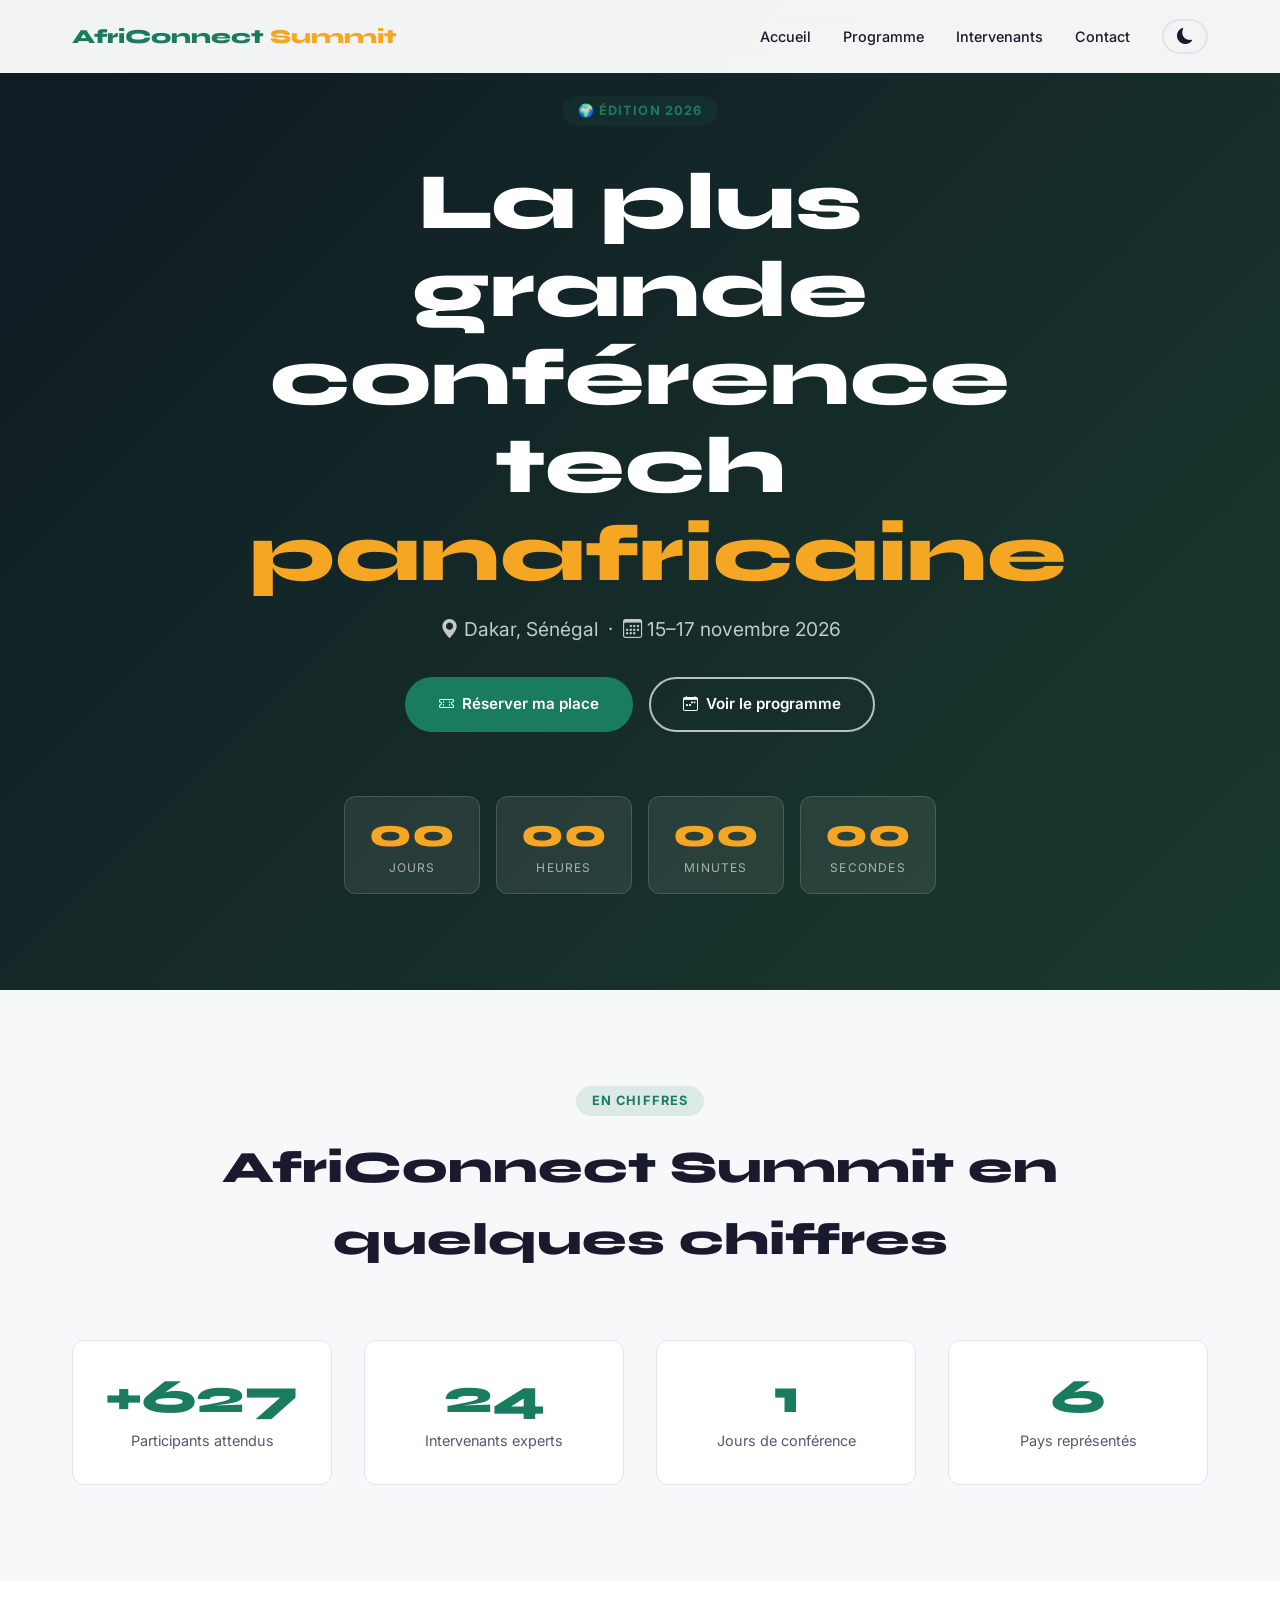
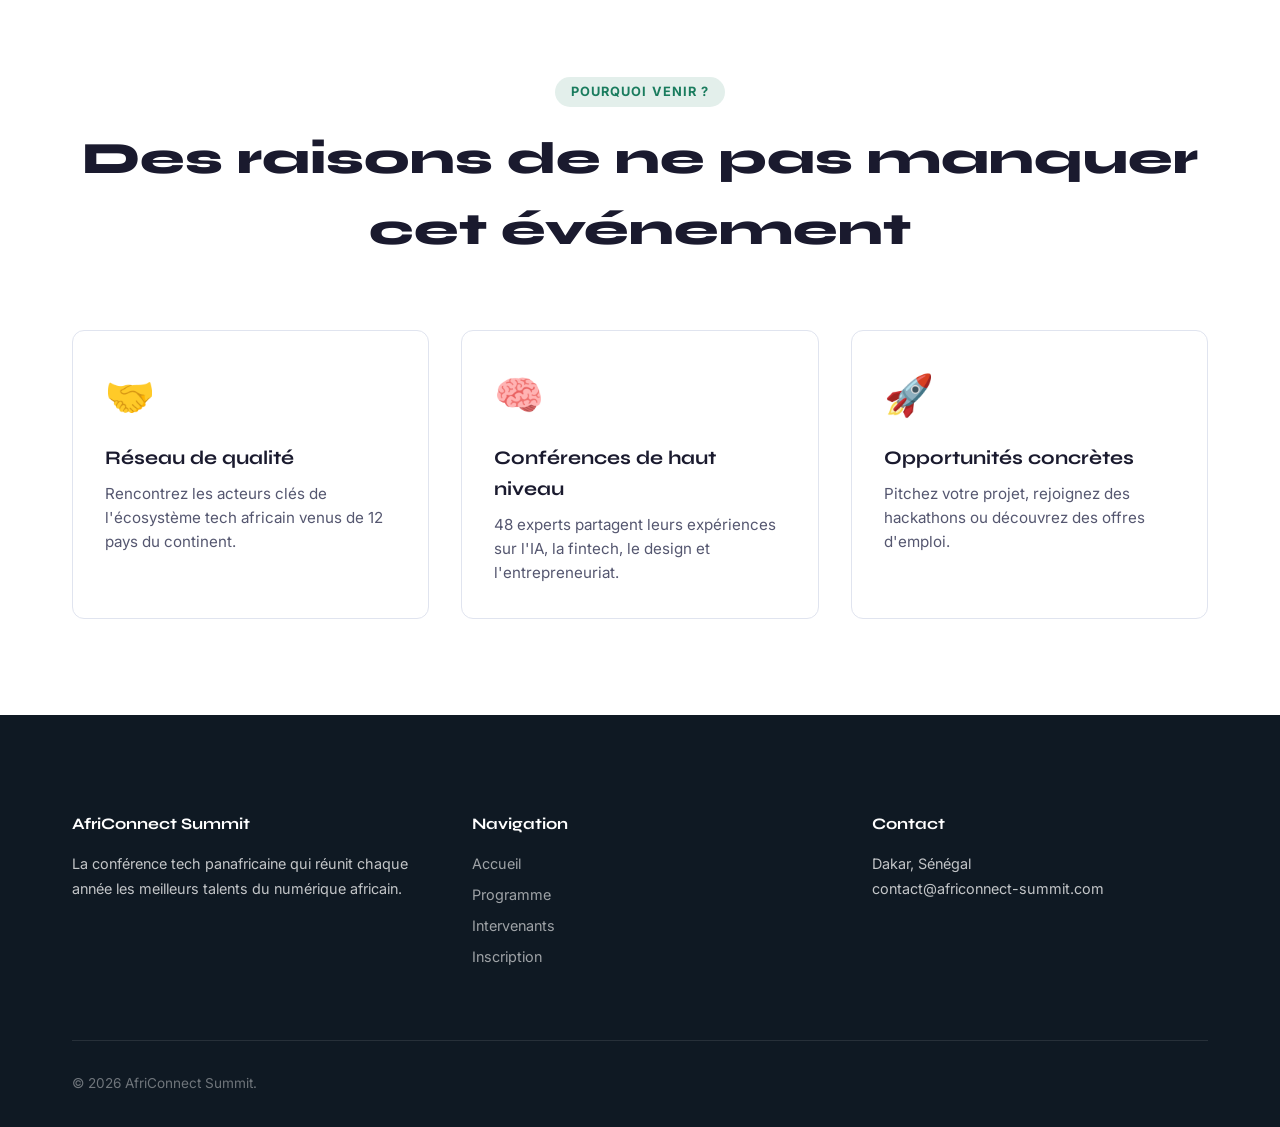
<file: index.html>
<!DOCTYPE html>
<html lang="fr" data-theme="">
<head>
  <meta charset="UTF-8" />
  <meta name="viewport" content="width=device-width, initial-scale=1.0" />
  <meta name="description" content="AfriConnect Summit 2026 - La conférence tech panafricaine." />
  <title>AfriConnect Summit 2026 - Accueil</title>
  <link rel="preconnect" href="https://fonts.googleapis.com" />
  <link rel="preconnect" href="https://fonts.gstatic.com" crossorigin />
  <link href="https://fonts.googleapis.com/css2?family=Syne:wght@700;800&family=Inter:wght@400;500;600;700&display=swap" rel="stylesheet" />
  <link rel="stylesheet" href="https://cdn.jsdelivr.net/npm/bootstrap-icons@1.11.3/font/bootstrap-icons.min.css" />
  <link rel="stylesheet" href="css/style.css" />
</head>
<body>

  <div class="overlay-menu" id="overlay-menu"></div>

  <header>
    <nav class="navbar" aria-label="Navigation principale">
      <div class="conteneur navbar__interieur">
        <a href="index.html" class="navbar__logo" aria-label="AfriConnect Summit">AfriConnect <span>Summit</span></a>
        <ul class="navbar__liens" id="menu-liens">
          <li><a href="index.html">Accueil</a></li>
          <li><a href="programme.html">Programme</a></li>
          <li><a href="intervenants.html">Intervenants</a></li>
          <li><a href="contact.html">Contact</a></li>
          <li>
            <button class="btn-theme" id="btn-theme" aria-label="Basculer le mode sombre">
              <i class="bi bi-sun-fill icone-soleil"></i>
              <i class="bi bi-moon-fill icone-lune"></i>
            </button>
          </li>
        </ul>
        <button class="hamburger" id="hamburger" aria-label="Ouvrir le menu">
          <span></span><span></span><span></span>
        </button>
      </div>
    </nav>
  </header>

  <main>

    <section class="hero" aria-label="Présentation de la conférence">
      <div class="hero__contenu">
        <div class="hero__badge"><span class="badge">🌍 Édition 2026</span></div>
        <h1 class="hero__titre">La plus grande conférence tech<br /><span class="accent">panafricaine</span></h1>
        <p class="hero__sous-titre"><i class="bi bi-geo-alt-fill"></i> Dakar, Sénégal &nbsp;·&nbsp; <i class="bi bi-calendar3"></i> 15–17 novembre 2026</p>
        <div class="hero__boutons">
          <a href="contact.html" class="btn btn-primaire"><i class="bi bi-ticket-perforated"></i> Réserver ma place</a>
          <a href="programme.html" class="btn btn-secondaire"><i class="bi bi-calendar-week"></i> Voir le programme</a>
        </div>
        <div class="compte-rebours" role="timer" aria-label="Compte à rebours">
          <div class="compte-rebours__unite"><span class="compte-rebours__nombre" id="cr-jours">--</span><span class="compte-rebours__label">Jours</span></div>
          <div class="compte-rebours__unite"><span class="compte-rebours__nombre" id="cr-heures">--</span><span class="compte-rebours__label">Heures</span></div>
          <div class="compte-rebours__unite"><span class="compte-rebours__nombre" id="cr-minutes">--</span><span class="compte-rebours__label">Minutes</span></div>
          <div class="compte-rebours__unite"><span class="compte-rebours__nombre" id="cr-secondes">--</span><span class="compte-rebours__label">Secondes</span></div>
        </div>
      </div>
    </section>

    <section class="chiffres" aria-label="Chiffres clés">
      <div class="conteneur">
        <div class="en-tete-section">
          <span class="badge animer">En chiffres</span>
          <h2 class="titre-section animer">AfriConnect Summit en quelques chiffres</h2>
        </div>
        <div class="chiffres__grille">
          <article class="chiffres__carte animer"><div class="chiffres__nombre" data-valeur="1200" data-prefix="+">+0</div><p class="chiffres__label">Participants attendus</p></article>
          <article class="chiffres__carte animer"><div class="chiffres__nombre" data-valeur="48">0</div><p class="chiffres__label">Intervenants experts</p></article>
          <article class="chiffres__carte animer"><div class="chiffres__nombre" data-valeur="3">0</div><p class="chiffres__label">Jours de conférence</p></article>
          <article class="chiffres__carte animer"><div class="chiffres__nombre" data-valeur="12">0</div><p class="chiffres__label">Pays représentés</p></article>
        </div>
      </div>
    </section>

    <section class="pourquoi" aria-label="Raisons de participer">
      <div class="conteneur">
        <div class="en-tete-section">
          <span class="badge animer">Pourquoi venir ?</span>
          <h2 class="titre-section animer">Des raisons de ne pas manquer cet événement</h2>
        </div>
        <div class="pourquoi__liste">
          <article class="pourquoi__argument animer"><div class="pourquoi__icone">🤝</div><h3>Réseau de qualité</h3><p>Rencontrez les acteurs clés de l'écosystème tech africain venus de 12 pays du continent.</p></article>
          <article class="pourquoi__argument animer"><div class="pourquoi__icone">🧠</div><h3>Conférences de haut niveau</h3><p>48 experts partagent leurs expériences sur l'IA, la fintech, le design et l'entrepreneuriat.</p></article>
          <article class="pourquoi__argument animer"><div class="pourquoi__icone">🚀</div><h3>Opportunités concrètes</h3><p>Pitchez votre projet, rejoignez des hackathons ou découvrez des offres d'emploi.</p></article>
        </div>
      </div>
    </section>

  </main>

  <footer>
    <div class="conteneur">
      <div class="footer__grille">
        <div class="footer__colonne"><h4>AfriConnect Summit</h4><p>La conférence tech panafricaine qui réunit chaque année les meilleurs talents du numérique africain.</p></div>
        <div class="footer__colonne"><h4>Navigation</h4><nav class="footer__liens-rapides"><a href="index.html">Accueil</a><a href="programme.html">Programme</a><a href="intervenants.html">Intervenants</a><a href="contact.html">Inscription</a></nav></div>
        <div class="footer__colonne"><h4>Contact</h4><p>Dakar, Sénégal<br/>contact@africonnect-summit.com</p></div>
      </div>
      <div class="footer__bas"><p>&copy; <span class="annee-dynamique"></span> AfriConnect Summit.</p></div>
    </div>
  </footer>

  <button class="btn-haut" id="btn-haut" aria-label="Retourner en haut"><i class="bi bi-arrow-up"></i></button>
  <script src="js/main.js"></script>
</body>
</html>
</file>
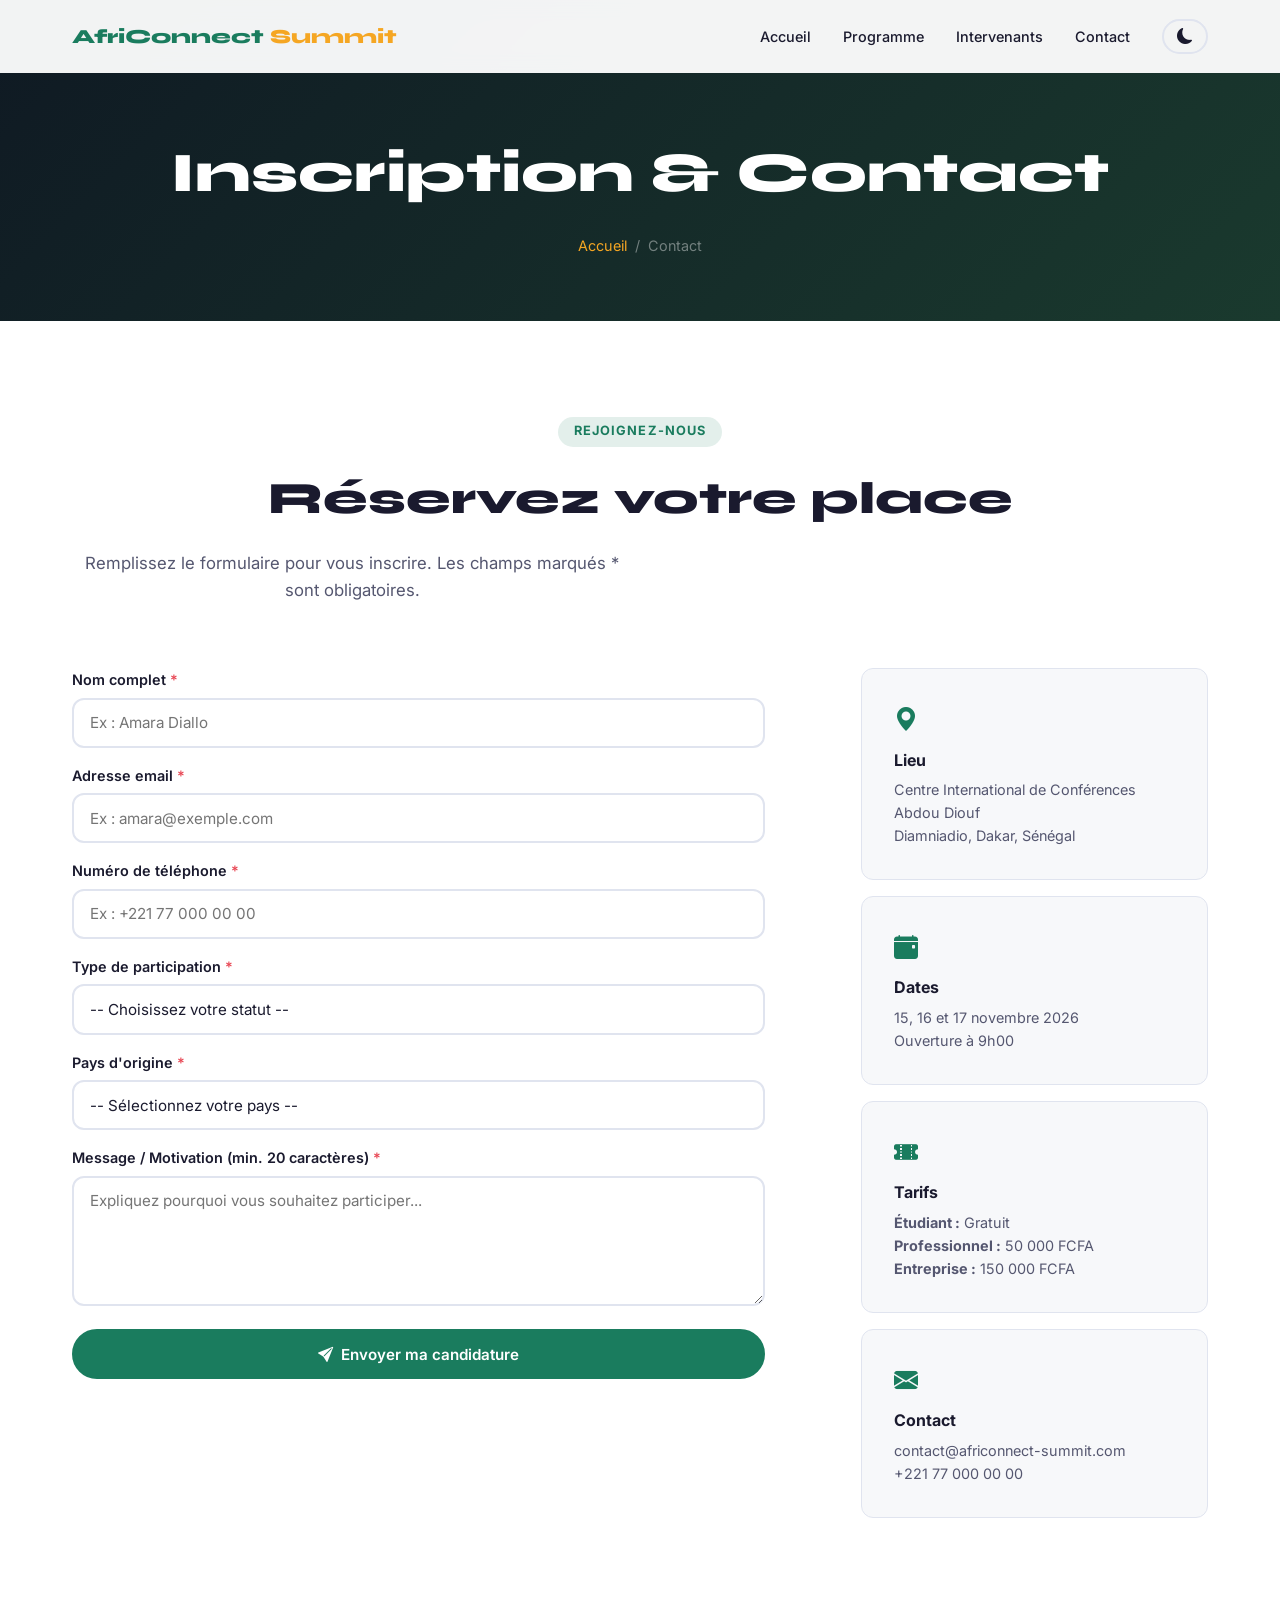
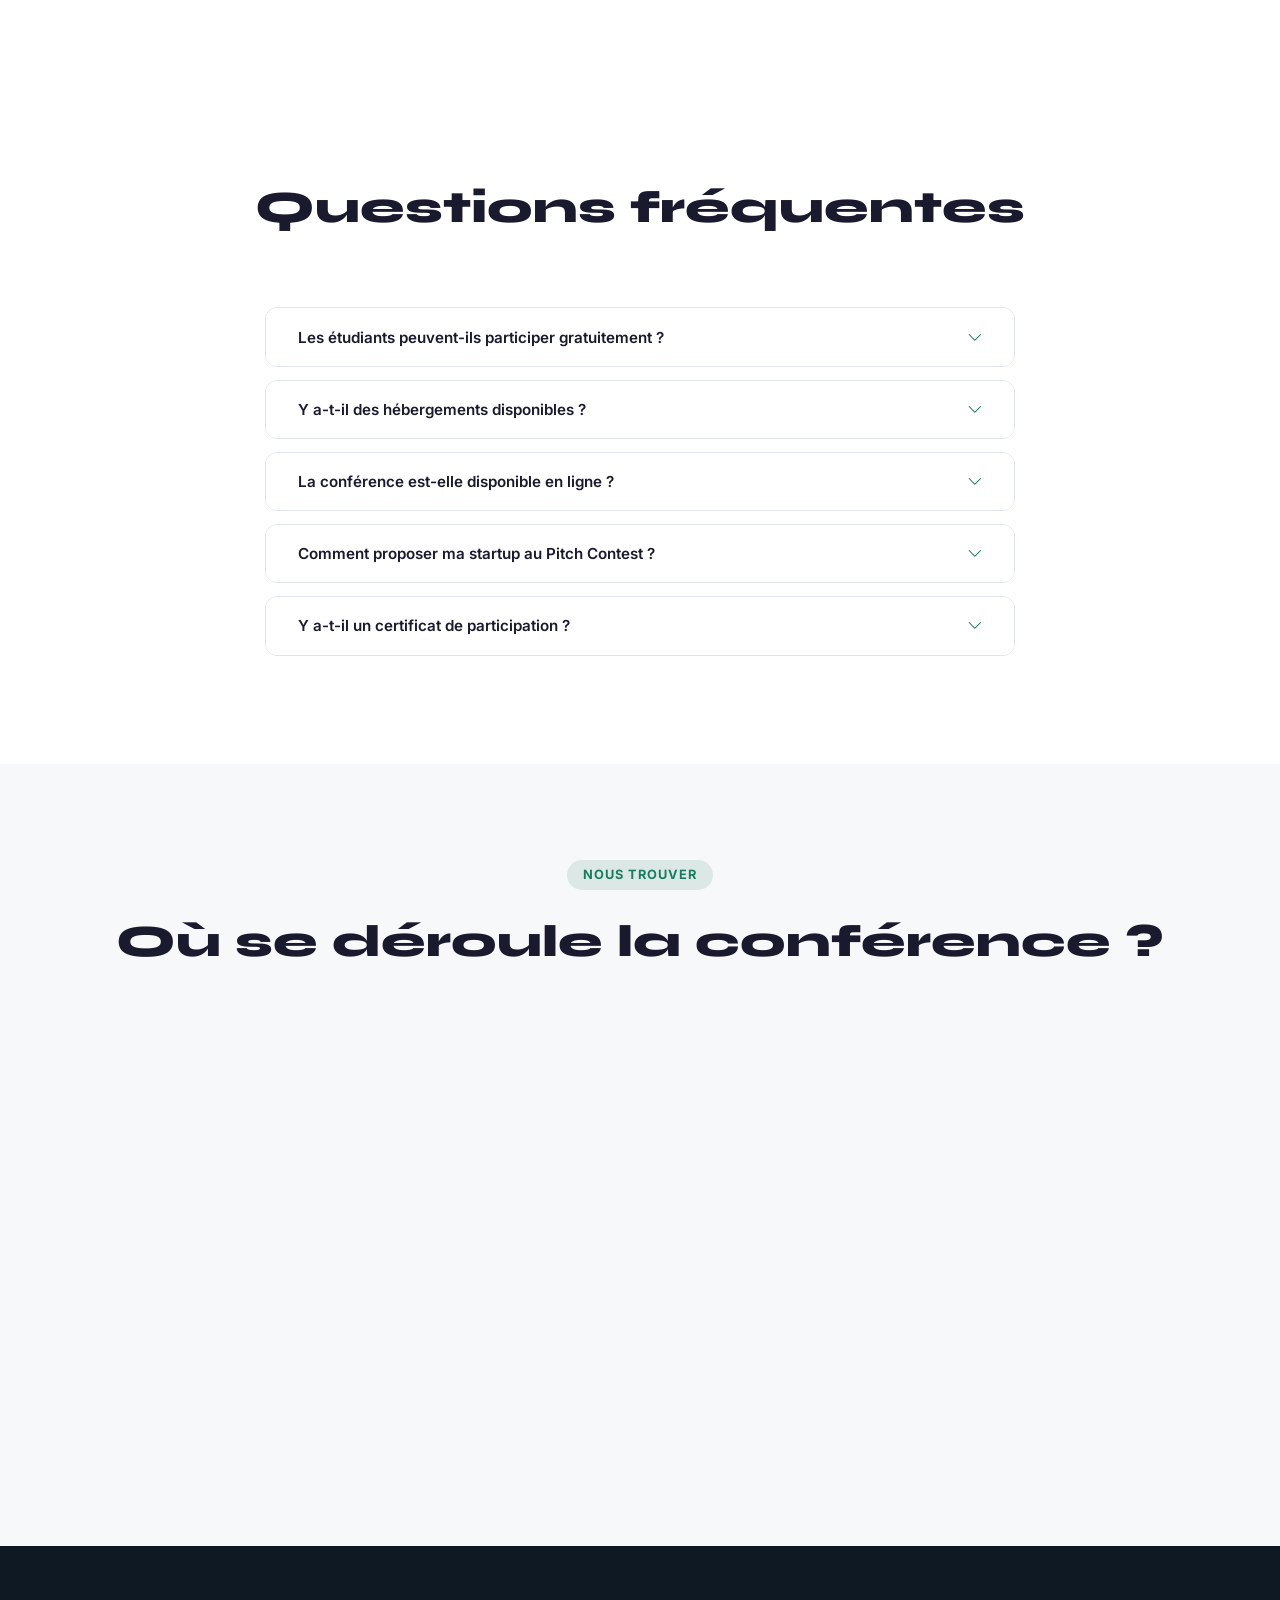
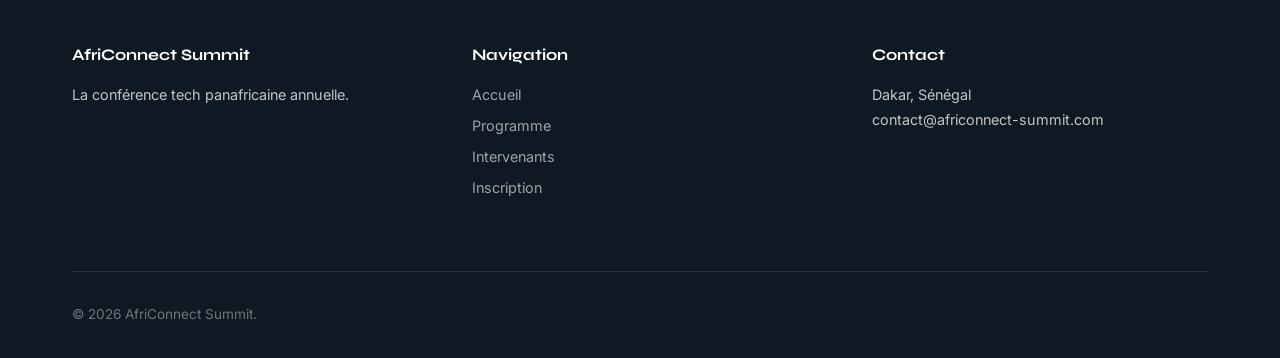
<file: contact.html>
<!DOCTYPE html>
<html lang="fr" data-theme="">
<head>
  <meta charset="UTF-8" />
  <meta name="viewport" content="width=device-width, initial-scale=1.0" />
  <title>Inscription & Contact - AfriConnect Summit 2026</title>
  <link rel="preconnect" href="https://fonts.googleapis.com" />
  <link rel="preconnect" href="https://fonts.gstatic.com" crossorigin />
  <link href="https://fonts.googleapis.com/css2?family=Syne:wght@700;800&family=Inter:wght@400;500;600;700&display=swap" rel="stylesheet" />
  <link rel="stylesheet" href="https://cdn.jsdelivr.net/npm/bootstrap-icons@1.11.3/font/bootstrap-icons.min.css" />
  <link rel="stylesheet" href="css/style.css" />
</head>
<body>
  <div class="overlay-menu" id="overlay-menu"></div>
  <header>
    <nav class="navbar" aria-label="Navigation principale">
      <div class="conteneur navbar__interieur">
        <a href="index.html" class="navbar__logo">AfriConnect <span>Summit</span></a>
        <ul class="navbar__liens" id="menu-liens">
          <li><a href="index.html">Accueil</a></li>
          <li><a href="programme.html">Programme</a></li>
          <li><a href="intervenants.html">Intervenants</a></li>
          <li><a href="contact.html">Contact</a></li>
          <li><button class="btn-theme" id="btn-theme" aria-label="Basculer le mode sombre"><i class="bi bi-sun-fill icone-soleil"></i><i class="bi bi-moon-fill icone-lune"></i></button></li>
        </ul>
        <button class="hamburger" id="hamburger" aria-label="Ouvrir le menu"><span></span><span></span><span></span></button>
      </div>
    </nav>
  </header>
  <main>
    <section class="hero-interne">
      <h1>Inscription &amp; Contact</h1>
      <nav class="fil-ariane" aria-label="Fil d'Ariane">
        <a href="index.html">Accueil</a><span>/</span><span aria-current="page">Contact</span>
      </nav>
    </section>
    <section class="contact-section" aria-label="Formulaire d'inscription">
      <div class="conteneur">
        <div class="en-tete-section">
          <span class="badge animer">Rejoignez-nous</span>
          <h2 class="titre-section animer">Réservez votre place</h2>
          <p class="sous-titre-section animer">Remplissez le formulaire pour vous inscrire. Les champs marqués * sont obligatoires.</p>
        </div>
        <div class="contact__contenu animer">
          <div class="contact__formulaire">
            <form id="formulaire-inscription" novalidate>
              <div class="champ-groupe">
                <label for="nom" class="requis">Nom complet</label>
                <input type="text" id="nom" name="nom" placeholder="Ex : Amara Diallo" required autocomplete="name" aria-describedby="erreur-nom" />
                <span class="message-erreur" id="erreur-nom" role="alert"></span>
              </div>
              <div class="champ-groupe">
                <label for="email" class="requis">Adresse email</label>
                <input type="email" id="email" name="email" placeholder="Ex : amara@exemple.com" required autocomplete="email" aria-describedby="erreur-email" />
                <span class="message-erreur" id="erreur-email" role="alert"></span>
              </div>
              <div class="champ-groupe">
                <label for="telephone" class="requis">Numéro de téléphone</label>
                <input type="tel" id="telephone" name="telephone" placeholder="Ex : +221 77 000 00 00" required autocomplete="tel" aria-describedby="erreur-telephone" />
                <span class="message-erreur" id="erreur-telephone" role="alert"></span>
              </div>
              <div class="champ-groupe">
                <label for="participation" class="requis">Type de participation</label>
                <select id="participation" name="participation" required aria-describedby="erreur-participation">
                  <option value="">-- Choisissez votre statut --</option>
                  <option value="developpeur">Développeur / Ingénieur</option>
                  <option value="entrepreneur">Entrepreneur / Fondateur</option>
                  <option value="investisseur">Investisseur</option>
                  <option value="etudiant">Étudiant</option>
                  <option value="designer">Designer / Créatif</option>
                  <option value="manager">Manager / Directeur</option>
                  <option value="autre">Autre</option>
                </select>
                <span class="message-erreur" id="erreur-participation" role="alert"></span>
              </div>
              <div class="champ-groupe">
                <label for="pays" class="requis">Pays d'origine</label>
                <select id="pays" name="pays" required aria-describedby="erreur-pays">
                  <option value="">-- Sélectionnez votre pays --</option>
                  <optgroup label="Afrique de l'Ouest">
                    <option value="senegal">🇸🇳 Sénégal</option>
                    <option value="ghana">🇬🇭 Ghana</option>
                    <option value="nigeria">🇳🇬 Nigeria</option>
                    <option value="cote-ivoire">🇨🇮 Côte d'Ivoire</option>
                    <option value="mali">🇲🇱 Mali</option>
                    <option value="burkina">🇧🇫 Burkina Faso</option>
                    <option value="guinee">🇬🇳 Guinée</option>
                  </optgroup>
                  <optgroup label="Afrique du Nord">
                    <option value="maroc">🇲🇦 Maroc</option>
                    <option value="tunisie">🇹🇳 Tunisie</option>
                    <option value="algerie">🇩🇿 Algérie</option>
                    <option value="egypte">🇪🇬 Égypte</option>
                  </optgroup>
                  <optgroup label="Afrique de l'Est">
                    <option value="kenya">🇰🇪 Kenya</option>
                    <option value="rwanda">🇷🇼 Rwanda</option>
                    <option value="ethiopie">🇪🇹 Éthiopie</option>
                  </optgroup>
                  <optgroup label="Afrique Centrale & Australe">
                    <option value="cameroun">🇨🇲 Cameroun</option>
                    <option value="afrique-sud">🇿🇦 Afrique du Sud</option>
                    <option value="rdc">🇨🇩 RD Congo</option>
                  </optgroup>
                  <option value="autre-pays">Autre pays</option>
                </select>
                <span class="message-erreur" id="erreur-pays" role="alert"></span>
              </div>
              <div class="champ-groupe">
                <label for="message" class="requis">Message / Motivation (min. 20 caractères)</label>
                <textarea id="message" name="message" placeholder="Expliquez pourquoi vous souhaitez participer..." required aria-describedby="erreur-message"></textarea>
                <span class="message-erreur" id="erreur-message" role="alert"></span>
              </div>
              <button type="submit" class="btn btn-primaire" style="width:100%;justify-content:center;">
                <i class="bi bi-send-fill"></i> Envoyer ma candidature
              </button>
            </form>
            <div class="message-succes" id="message-succes" role="alert" aria-live="polite">
              <i class="bi bi-check-circle-fill"></i>
              <h3>Candidature envoyée !</h3>
              <p>Merci pour votre inscription. Vous recevrez une confirmation par email dans les 48h.</p>
            </div>
          </div>
          <aside class="contact__infos">
            <div class="info-contact"><i class="bi bi-geo-alt-fill"></i><h4>Lieu</h4><p>Centre International de Conférences Abdou Diouf<br/>Diamniadio, Dakar, Sénégal</p></div>
            <div class="info-contact"><i class="bi bi-calendar-event-fill"></i><h4>Dates</h4><p>15, 16 et 17 novembre 2026<br/>Ouverture à 9h00</p></div>
            <div class="info-contact"><i class="bi bi-ticket-perforated-fill"></i><h4>Tarifs</h4><p><strong>Étudiant :</strong> Gratuit<br/><strong>Professionnel :</strong> 50 000 FCFA<br/><strong>Entreprise :</strong> 150 000 FCFA</p></div>
            <div class="info-contact"><i class="bi bi-envelope-fill"></i><h4>Contact</h4><p>contact@africonnect-summit.com<br/>+221 77 000 00 00</p></div>
          </aside>
        </div>
      </div>
    </section>
    <section class="faq" aria-label="Questions fréquentes">
      <div class="conteneur">
        <div class="en-tete-section">
          <span class="badge animer">FAQ</span>
          <h2 class="titre-section animer">Questions fréquentes</h2>
        </div>
        <div class="faq__liste animer">
          <div class="faq__item"><button class="faq__question" tabindex="0"><span>Les étudiants peuvent-ils participer gratuitement ?</span><i class="bi bi-chevron-down faq__fleche"></i></button><div class="faq__reponse"><p>Oui ! Les étudiants avec une carte valide participent gratuitement à toutes les conférences et ateliers. Choisissez "Étudiant" dans le formulaire.</p></div></div>
          <div class="faq__item"><button class="faq__question" tabindex="0"><span>Y a-t-il des hébergements disponibles ?</span><i class="bi bi-chevron-down faq__fleche"></i></button><div class="faq__reponse"><p>Nous avons négocié des tarifs préférentiels avec plusieurs hôtels partenaires. Un code de réduction sera envoyé avec votre confirmation.</p></div></div>
          <div class="faq__item"><button class="faq__question" tabindex="0"><span>La conférence est-elle disponible en ligne ?</span><i class="bi bi-chevron-down faq__fleche"></i></button><div class="faq__reponse"><p>Les keynotes seront retransmises en direct sur YouTube et LinkedIn. Les replays seront disponibles 48h après.</p></div></div>
          <div class="faq__item"><button class="faq__question" tabindex="0"><span>Comment proposer ma startup au Pitch Contest ?</span><i class="bi bi-chevron-down faq__fleche"></i></button><div class="faq__reponse"><p>Envoyez votre dossier à pitchcontest@africonnect-summit.com avant le 31 octobre 2026. 8 startups finalistes seront sélectionnées.</p></div></div>
          <div class="faq__item"><button class="faq__question" tabindex="0"><span>Y a-t-il un certificat de participation ?</span><i class="bi bi-chevron-down faq__fleche"></i></button><div class="faq__reponse"><p>Oui, un certificat numérique PDF + LinkedIn Badge sera envoyé dans les 7 jours suivant la clôture.</p></div></div>
        </div>
      </div>
    </section>
    <section class="carte-maps" aria-label="Localisation">
      <div class="conteneur">
        <div class="en-tete-section">
          <span class="badge animer">Nous trouver</span>
          <h2 class="titre-section animer">Où se déroule la conférence ?</h2>
        </div>
        <div class="animer">
          <iframe src="https://www.google.com/maps/embed?pb=!1m18!1m12!1m3!1d15437.88!2d-17.1842!3d14.7260!2m3!1f0!2f0!3f0!3m2!1i1024!2i768!4f13.1!3m3!1m2!1s0xec173ec1b31f4e1%3A0x5e0a56f3478e4b95!2sDiamniadio%2C%20S%C3%A9n%C3%A9gal!5e0!3m2!1sfr!2sfr!4v1700000000000!5m2!1sfr!2sfr" title="Carte de Diamniadio, Dakar" loading="lazy" referrerpolicy="no-referrer-when-downgrade"></iframe>
        </div>
      </div>
    </section>
  </main>
  <footer>
    <div class="conteneur">
      <div class="footer__grille">
        <div class="footer__colonne"><h4>AfriConnect Summit</h4><p>La conférence tech panafricaine annuelle.</p></div>
        <div class="footer__colonne"><h4>Navigation</h4><nav class="footer__liens-rapides"><a href="index.html">Accueil</a><a href="programme.html">Programme</a><a href="intervenants.html">Intervenants</a><a href="contact.html">Inscription</a></nav></div>
        <div class="footer__colonne"><h4>Contact</h4><p>Dakar, Sénégal<br/>contact@africonnect-summit.com</p></div>
      </div>
      <div class="footer__bas"><p>&copy; <span class="annee-dynamique"></span> AfriConnect Summit.</p></div>
    </div>
  </footer>
  <button class="btn-haut" id="btn-haut" aria-label="Retourner en haut"><i class="bi bi-arrow-up"></i></button>
  <script src="js/main.js"></script>
</body>
</html>
</file>
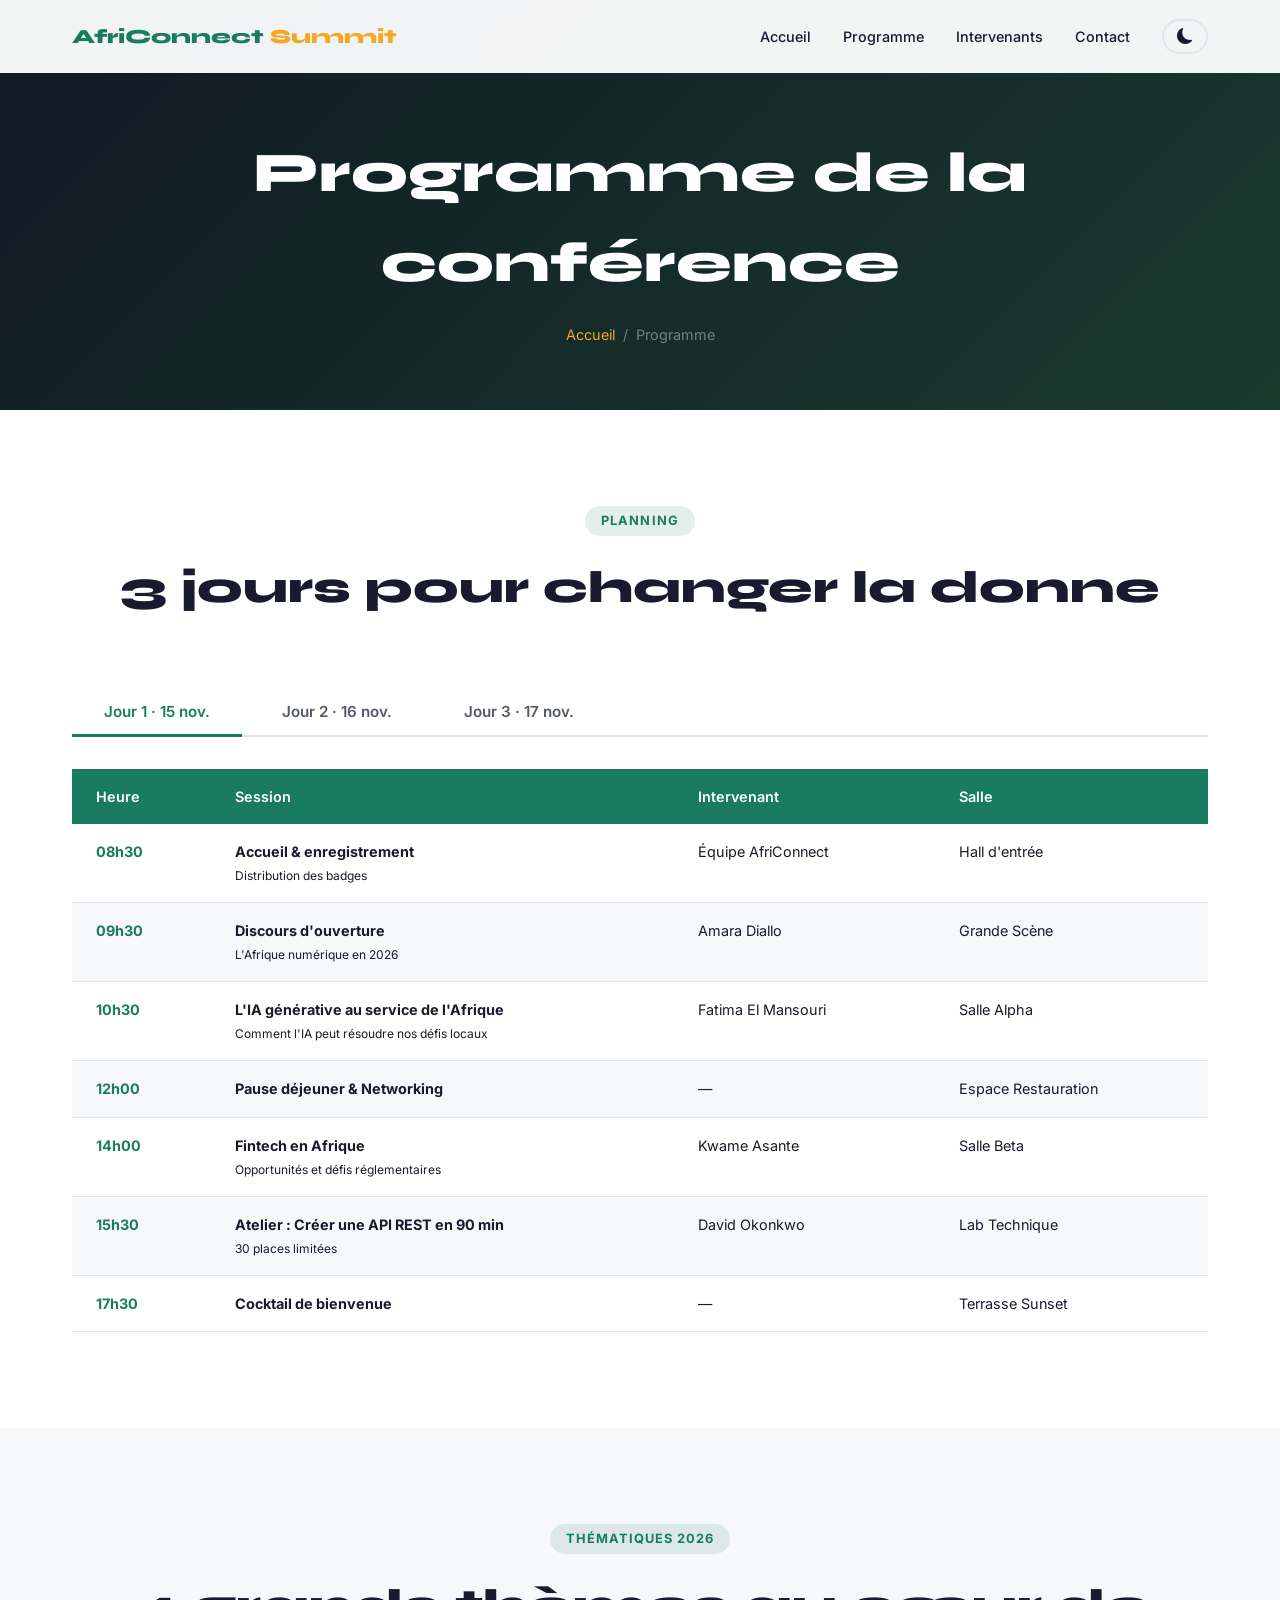
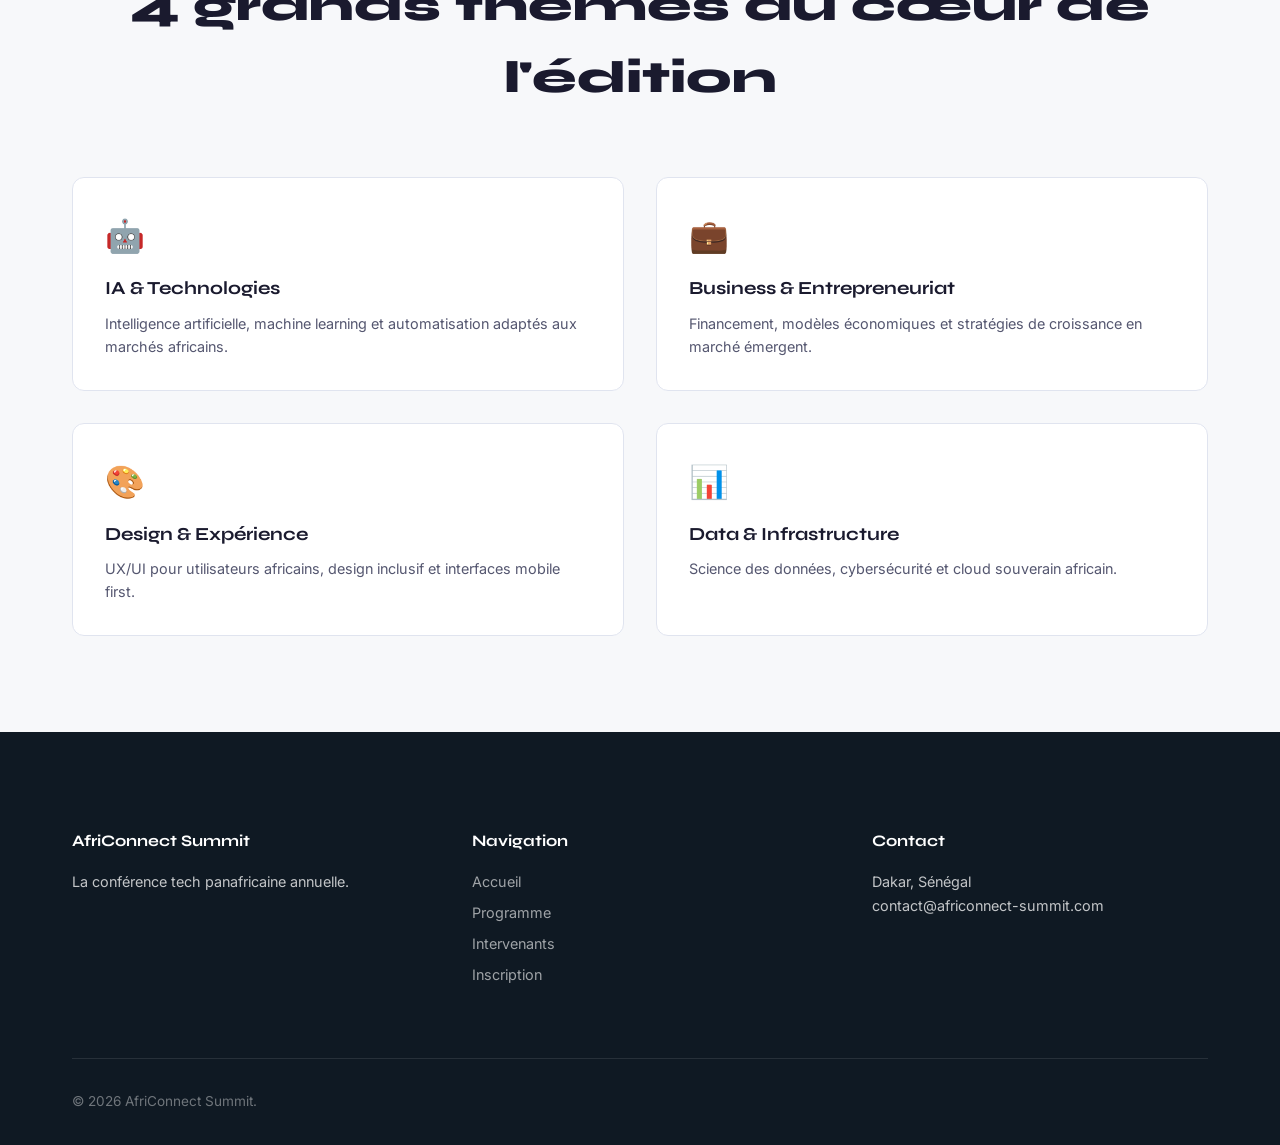
<file: programme.html>
<!DOCTYPE html>
<html lang="fr" data-theme="">
<head>
  <meta charset="UTF-8" />
  <meta name="viewport" content="width=device-width, initial-scale=1.0" />
  <title>Programme - AfriConnect Summit 2026</title>
  <link rel="preconnect" href="https://fonts.googleapis.com" />
  <link rel="preconnect" href="https://fonts.gstatic.com" crossorigin />
  <link href="https://fonts.googleapis.com/css2?family=Syne:wght@700;800&family=Inter:wght@400;500;600;700&display=swap" rel="stylesheet" />
  <link rel="stylesheet" href="https://cdn.jsdelivr.net/npm/bootstrap-icons@1.11.3/font/bootstrap-icons.min.css" />
  <link rel="stylesheet" href="css/style.css" />
</head>
<body>
  <div class="overlay-menu" id="overlay-menu"></div>
  <header>
    <nav class="navbar" aria-label="Navigation principale">
      <div class="conteneur navbar__interieur">
        <a href="index.html" class="navbar__logo">AfriConnect <span>Summit</span></a>
        <ul class="navbar__liens" id="menu-liens">
          <li><a href="index.html">Accueil</a></li>
          <li><a href="programme.html">Programme</a></li>
          <li><a href="intervenants.html">Intervenants</a></li>
          <li><a href="contact.html">Contact</a></li>
          <li><button class="btn-theme" id="btn-theme" aria-label="Basculer le mode sombre"><i class="bi bi-sun-fill icone-soleil"></i><i class="bi bi-moon-fill icone-lune"></i></button></li>
        </ul>
        <button class="hamburger" id="hamburger" aria-label="Ouvrir le menu"><span></span><span></span><span></span></button>
      </div>
    </nav>
  </header>
  <main>
    <section class="hero-interne">
      <h1>Programme de la conférence</h1>
      <nav class="fil-ariane" aria-label="Fil d'Ariane">
        <a href="index.html">Accueil</a><span>/</span><span aria-current="page">Programme</span>
      </nav>
    </section>
    <section class="programme" aria-label="Planning des 3 jours">
      <div class="conteneur">
        <div class="en-tete-section">
          <span class="badge animer">Planning</span>
          <h2 class="titre-section animer">3 jours pour changer la donne</h2>
        </div>
        <div class="onglets" role="tablist">
          <button class="onglet-btn actif" data-onglet="jour1" role="tab">Jour 1 · 15 nov.</button>
          <button class="onglet-btn" data-onglet="jour2" role="tab">Jour 2 · 16 nov.</button>
          <button class="onglet-btn" data-onglet="jour3" role="tab">Jour 3 · 17 nov.</button>
        </div>
        <div class="onglet-contenu actif" id="onglet-jour1">
          <div style="overflow-x:auto;">
            <table class="tableau-programme">
              <thead><tr><th>Heure</th><th>Session</th><th>Intervenant</th><th>Salle</th></tr></thead>
              <tbody>
                <tr><td class="heure-session">08h30</td><td><strong>Accueil & enregistrement</strong><br/><small>Distribution des badges</small></td><td>Équipe AfriConnect</td><td>Hall d'entrée</td></tr>
                <tr><td class="heure-session">09h30</td><td><strong>Discours d'ouverture</strong><br/><small>L'Afrique numérique en 2026</small></td><td>Amara Diallo</td><td>Grande Scène</td></tr>
                <tr><td class="heure-session">10h30</td><td><strong>L'IA générative au service de l'Afrique</strong><br/><small>Comment l'IA peut résoudre nos défis locaux</small></td><td>Fatima El Mansouri</td><td>Salle Alpha</td></tr>
                <tr><td class="heure-session">12h00</td><td><strong>Pause déjeuner & Networking</strong></td><td>—</td><td>Espace Restauration</td></tr>
                <tr><td class="heure-session">14h00</td><td><strong>Fintech en Afrique</strong><br/><small>Opportunités et défis réglementaires</small></td><td>Kwame Asante</td><td>Salle Beta</td></tr>
                <tr><td class="heure-session">15h30</td><td><strong>Atelier : Créer une API REST en 90 min</strong><br/><small>30 places limitées</small></td><td>David Okonkwo</td><td>Lab Technique</td></tr>
                <tr><td class="heure-session">17h30</td><td><strong>Cocktail de bienvenue</strong></td><td>—</td><td>Terrasse Sunset</td></tr>
              </tbody>
            </table>
          </div>
        </div>
        <div class="onglet-contenu" id="onglet-jour2">
          <div style="overflow-x:auto;">
            <table class="tableau-programme">
              <thead><tr><th>Heure</th><th>Session</th><th>Intervenant</th><th>Salle</th></tr></thead>
              <tbody>
                <tr><td class="heure-session">09h00</td><td><strong>Data Science pour marchés émergents</strong></td><td>Ngozi Eze</td><td>Grande Scène</td></tr>
                <tr><td class="heure-session">10h30</td><td><strong>Design centré utilisateur en Afrique</strong></td><td>Yasmine Ben Ali</td><td>Salle Créa</td></tr>
                <tr><td class="heure-session">12h00</td><td><strong>Pause déjeuner</strong></td><td>—</td><td>Espace Restauration</td></tr>
                <tr><td class="heure-session">14h00</td><td><strong>Table ronde : Lever des fonds</strong><br/><small>4 fondateurs qui ont réussi</small></td><td>Panel investisseurs</td><td>Salle Alpha</td></tr>
                <tr><td class="heure-session">15h30</td><td><strong>Cybersécurité africaine</strong></td><td>Ibrahim Traoré</td><td>Salle Beta</td></tr>
                <tr><td class="heure-session">17h00</td><td><strong>Pitch Contest — Startups africaines</strong></td><td>Jury investisseurs</td><td>Grande Scène</td></tr>
              </tbody>
            </table>
          </div>
        </div>
        <div class="onglet-contenu" id="onglet-jour3">
          <div style="overflow-x:auto;">
            <table class="tableau-programme">
              <thead><tr><th>Heure</th><th>Session</th><th>Intervenant</th><th>Salle</th></tr></thead>
              <tbody>
                <tr><td class="heure-session">09h00</td><td><strong>Éducation numérique en Afrique</strong></td><td>Kofi Mensah</td><td>Grande Scène</td></tr>
                <tr><td class="heure-session">10h30</td><td><strong>Cloud & DevOps</strong><br/><small>Industrialiser ses déploiements</small></td><td>David Okonkwo</td><td>Lab Technique</td></tr>
                <tr><td class="heure-session">12h00</td><td><strong>Pause déjeuner</strong></td><td>—</td><td>Espace Restauration</td></tr>
                <tr><td class="heure-session">14h00</td><td><strong>Atelier : No-code pour entrepreneur</strong></td><td>Yasmine Ben Ali</td><td>Salle Créa</td></tr>
                <tr><td class="heure-session">15h30</td><td><strong>Annonce des lauréats du Pitch Contest</strong></td><td>Jury + Amara Diallo</td><td>Grande Scène</td></tr>
                <tr><td class="heure-session">16h30</td><td><strong>Discours de clôture</strong></td><td>Amara Diallo</td><td>Grande Scène</td></tr>
              </tbody>
            </table>
          </div>
        </div>
      </div>
    </section>
    <section class="thematiques" aria-label="Thématiques">
      <div class="conteneur">
        <div class="en-tete-section">
          <span class="badge animer">Thématiques 2026</span>
          <h2 class="titre-section animer">4 grands thèmes au cœur de l'édition</h2>
        </div>
        <div class="thematiques__grille">
          <article class="thematique__carte animer"><div class="thematique__icone">🤖</div><h3>IA & Technologies</h3><p>Intelligence artificielle, machine learning et automatisation adaptés aux marchés africains.</p></article>
          <article class="thematique__carte animer"><div class="thematique__icone">💼</div><h3>Business & Entrepreneuriat</h3><p>Financement, modèles économiques et stratégies de croissance en marché émergent.</p></article>
          <article class="thematique__carte animer"><div class="thematique__icone">🎨</div><h3>Design & Expérience</h3><p>UX/UI pour utilisateurs africains, design inclusif et interfaces mobile first.</p></article>
          <article class="thematique__carte animer"><div class="thematique__icone">📊</div><h3>Data & Infrastructure</h3><p>Science des données, cybersécurité et cloud souverain africain.</p></article>
        </div>
      </div>
    </section>
  </main>
  <footer>
    <div class="conteneur">
      <div class="footer__grille">
        <div class="footer__colonne"><h4>AfriConnect Summit</h4><p>La conférence tech panafricaine annuelle.</p></div>
        <div class="footer__colonne"><h4>Navigation</h4><nav class="footer__liens-rapides"><a href="index.html">Accueil</a><a href="programme.html">Programme</a><a href="intervenants.html">Intervenants</a><a href="contact.html">Inscription</a></nav></div>
        <div class="footer__colonne"><h4>Contact</h4><p>Dakar, Sénégal<br/>contact@africonnect-summit.com</p></div>
      </div>
      <div class="footer__bas"><p>&copy; <span class="annee-dynamique"></span> AfriConnect Summit.</p></div>
    </div>
  </footer>
  <button class="btn-haut" id="btn-haut" aria-label="Retourner en haut"><i class="bi bi-arrow-up"></i></button>
  <script src="js/main.js"></script>
</body>
</html>
</file>
<file: css/style.css>
/* ============================================================
   AfriConnect Summit - style.css
   Début : reset et variables de base
   ============================================================ */

:root {
  --couleur-primaire: #1a7c5e;
  --couleur-secondaire: #f5a623;
  --couleur-accent: #e84855;
  --couleur-sombre: #0f1923;
  --fond-principal: #ffffff;
  --fond-secondaire: #f7f8fa;
  --fond-carte: #ffffff;
  --texte-principal: #1a1a2e;
  --texte-secondaire: #555770;
  --bordure: #e0e4ef;
  --police-titre: 'Syne', sans-serif;
  --police-corps: 'Inter', sans-serif;
  --espacement-sm: 1rem;
  --espacement-md: 2rem;
  --espacement-lg: 4rem;
  --espacement-xl: 6rem;
  --radius-sm: 6px;
  --radius-md: 12px;
  --radius-rond: 50px;
  --transition: all 0.3s ease;
}

*, *::before, *::after { box-sizing: border-box; margin: 0; padding: 0; }
html { scroll-behavior: smooth; }
body { font-family: var(--police-corps); background-color: var(--fond-principal); color: var(--texte-principal); line-height: 1.6; }
img { max-width: 100%; display: block; }
a { color: inherit; text-decoration: none; transition: var(--transition); }
ul { list-style: none; }

.conteneur { max-width: 1200px; margin: 0 auto; padding: 0 var(--espacement-md); }

/* NAVBAR */
.navbar { position: fixed; top: 0; left: 0; right: 0; z-index: 1000; background-color: rgba(255,255,255,0.95); backdrop-filter: blur(10px); padding: 1.2rem 0; transition: var(--transition); }
.navbar__interieur { display: flex; align-items: center; justify-content: space-between; }
.navbar__logo { font-family: var(--police-titre); font-size: 1.25rem; font-weight: 800; color: var(--couleur-primaire); }
.navbar__logo span { color: var(--couleur-secondaire); }
.navbar__liens { display: flex; align-items: center; gap: var(--espacement-md); }
.navbar__liens a { font-size: 0.9rem; font-weight: 500; }
.navbar__liens a:hover { color: var(--couleur-primaire); }

/* HERO provisoire */
.hero { min-height: 100vh; background: linear-gradient(135deg, #0f1923 0%, #1a3a2e 100%); display: flex; align-items: center; justify-content: center; text-align: center; padding: 6rem 2rem; }
.hero__titre { font-family: var(--police-titre); font-size: 3rem; font-weight: 800; color: #fff; margin-bottom: 1rem; }
.hero__sous-titre { color: rgba(255,255,255,0.7); font-size: 1.1rem; }

/* ============================================================
   Dark mode - 12 juillet
   ============================================================ */
[data-theme="dark"] {
  --fond-principal: #0f1923;
  --fond-secondaire: #1a2535;
  --fond-carte: #1e2d3d;
  --texte-principal: #e8eaf0;
  --texte-secondaire: #9aa5b8;
  --bordure: #2a3a4e;
}
body { transition: background-color 0.4s ease, color 0.4s ease; }

/* Utilitaires */
.btn { display: inline-flex; align-items: center; gap: 0.5rem; padding: 0.85rem 2rem; border-radius: var(--radius-rond); font-family: var(--police-corps); font-size: 0.95rem; font-weight: 600; cursor: pointer; border: 2px solid transparent; transition: var(--transition); }
.btn-primaire { background-color: var(--couleur-primaire); color: #fff; border-color: var(--couleur-primaire); }
.btn-primaire:hover { background-color: transparent; color: var(--couleur-primaire); }
.btn-secondaire { background-color: transparent; color: #fff; border-color: rgba(255,255,255,0.7); }
.btn-secondaire:hover { background-color: rgba(255,255,255,0.15); }
.titre-section { font-family: var(--police-titre); font-size: clamp(1.8rem,4vw,2.8rem); font-weight: 800; margin-bottom: var(--espacement-sm); }
.sous-titre-section { font-size: 1.05rem; color: var(--texte-secondaire); max-width: 560px; margin-bottom: var(--espacement-lg); }
.en-tete-section { text-align: center; margin-bottom: var(--espacement-lg); }
.badge { display: inline-block; padding: 0.3rem 1rem; background-color: rgba(26,124,94,0.12); color: var(--couleur-primaire); border-radius: var(--radius-rond); font-size: 0.8rem; font-weight: 700; letter-spacing: 0.08em; text-transform: uppercase; margin-bottom: var(--espacement-sm); }
.animer { opacity: 0; transform: translateY(30px); transition: opacity 0.6s ease, transform 0.6s ease; }
.animer.visible { opacity: 1; transform: translateY(0); }

/* Navbar améliorée */
.navbar.scrollee { box-shadow: 0 2px 20px rgba(0,0,0,0.08); padding: 0.8rem 0; }
.navbar__liens a::after { content:''; position:absolute; bottom:-2px; left:0; width:0; height:2px; background-color:var(--couleur-primaire); transition:width 0.3s ease; }
.navbar__liens a { position:relative; }
.navbar__liens a:hover::after { width:100%; }
.btn-theme { background:none; border:2px solid var(--bordure); border-radius:var(--radius-rond); padding:0.4rem 0.8rem; cursor:pointer; color:var(--texte-principal); font-size:1rem; transition:var(--transition); display:flex; align-items:center; }
.btn-theme:hover { border-color:var(--couleur-primaire); color:var(--couleur-primaire); }
.icone-soleil { display:none; } .icone-lune { display:inline; }
[data-theme="dark"] .icone-soleil { display:inline; } [data-theme="dark"] .icone-lune { display:none; }
.hamburger { display:none; flex-direction:column; gap:5px; background:none; border:none; cursor:pointer; padding:0.3rem; }
.hamburger span { display:block; width:24px; height:2px; background-color:var(--texte-principal); border-radius:2px; transition:var(--transition); }

/* Hero complet */
.hero { position:relative; overflow:hidden; }
.hero::before { content:''; position:absolute; top:-50%; right:-20%; width:600px; height:600px; background:radial-gradient(circle,rgba(26,124,94,0.2) 0%,transparent 70%); border-radius:50%; }
.hero__contenu { position:relative; z-index:1; max-width:780px; }
.hero__badge { animation: apparaitreBas 0.6s ease forwards; }
.hero__titre { font-family:var(--police-titre); font-size:clamp(2.5rem,7vw,5rem); font-weight:800; color:#fff; line-height:1.1; margin:var(--espacement-sm) 0; animation:apparaitreBas 0.7s ease 0.1s both; }
.hero__titre .accent { color:var(--couleur-secondaire); }
.hero__sous-titre { font-size:clamp(1rem,2.5vw,1.2rem); color:rgba(255,255,255,0.75); margin-bottom:var(--espacement-md); animation:apparaitreBas 0.7s ease 0.2s both; }
.hero__boutons { display:flex; gap:var(--espacement-sm); justify-content:center; flex-wrap:wrap; animation:apparaitreBas 0.7s ease 0.3s both; }
.compte-rebours { display:flex; justify-content:center; gap:var(--espacement-sm); margin-top:var(--espacement-lg); animation:apparaitreBas 0.7s ease 0.4s both; }
.compte-rebours__unite { background:rgba(255,255,255,0.08); border:1px solid rgba(255,255,255,0.15); border-radius:var(--radius-md); padding:1rem 1.5rem; min-width:90px; text-align:center; }
.compte-rebours__nombre { display:block; font-family:var(--police-titre); font-size:2.5rem; font-weight:800; color:var(--couleur-secondaire); line-height:1; }
.compte-rebours__label { display:block; font-size:0.75rem; color:rgba(255,255,255,0.6); text-transform:uppercase; letter-spacing:0.1em; margin-top:0.3rem; }
@keyframes apparaitreBas { from { opacity:0; transform:translateY(25px); } to { opacity:1; transform:translateY(0); } }

/* Chiffres clés */
.chiffres { padding:var(--espacement-xl) 0; background-color:var(--fond-secondaire); }
.chiffres__grille { display:grid; grid-template-columns:repeat(4,1fr); gap:var(--espacement-md); }
.chiffres__carte { background-color:var(--fond-carte); border:1px solid var(--bordure); border-radius:var(--radius-md); padding:var(--espacement-md); text-align:center; transition:var(--transition); }
.chiffres__carte:hover { transform:translateY(-5px); box-shadow:0 10px 30px rgba(26,124,94,0.12); }
.chiffres__nombre { font-family:var(--police-titre); font-size:3rem; font-weight:800; color:var(--couleur-primaire); line-height:1; }
.chiffres__label { font-size:0.9rem; color:var(--texte-secondaire); margin-top:0.5rem; }

/* Pourquoi participer */
.pourquoi { padding:var(--espacement-xl) 0; }
.pourquoi__liste { display:flex; gap:var(--espacement-md); flex-wrap:wrap; }
.pourquoi__argument { flex:1; min-width:260px; background-color:var(--fond-carte); border:1px solid var(--bordure); border-radius:var(--radius-md); padding:var(--espacement-md); transition:var(--transition); }
.pourquoi__argument:hover { border-color:var(--couleur-primaire); box-shadow:0 8px 25px rgba(26,124,94,0.1); }
.pourquoi__icone { font-size:2.5rem; margin-bottom:var(--espacement-sm); }
.pourquoi__argument h3 { font-family:var(--police-titre); font-size:1.2rem; font-weight:700; margin-bottom:0.5rem; }
.pourquoi__argument p { color:var(--texte-secondaire); font-size:0.95rem; }

/* Footer */
footer { background-color:var(--couleur-sombre); color:rgba(255,255,255,0.75); padding:var(--espacement-xl) 0 var(--espacement-md); }
.footer__grille { display:flex; gap:var(--espacement-lg); margin-bottom:var(--espacement-lg); flex-wrap:wrap; }
.footer__colonne { flex:1; min-width:200px; }
.footer__colonne h4 { font-family:var(--police-titre); color:#fff; font-size:1rem; font-weight:700; margin-bottom:var(--espacement-sm); }
.footer__colonne p { font-size:0.9rem; line-height:1.7; }
.footer__liens-rapides a { display:block; font-size:0.9rem; margin-bottom:0.5rem; color:rgba(255,255,255,0.6); transition:var(--transition); }
.footer__liens-rapides a:hover { color:var(--couleur-secondaire); padding-left:5px; }
.footer__bas { border-top:1px solid rgba(255,255,255,0.1); padding-top:var(--espacement-md); display:flex; justify-content:space-between; font-size:0.85rem; color:rgba(255,255,255,0.4); }
.btn-haut { position:fixed; bottom:2rem; right:2rem; width:48px; height:48px; background-color:var(--couleur-primaire); color:#fff; border:none; border-radius:50%; font-size:1.3rem; cursor:pointer; display:flex; align-items:center; justify-content:center; box-shadow:0 4px 15px rgba(26,124,94,0.4); transition:var(--transition); opacity:0; transform:translateY(20px); pointer-events:none; z-index:900; }
.btn-haut.visible { opacity:1; transform:translateY(0); pointer-events:auto; }
.btn-haut:hover { background-color:var(--couleur-secondaire); }

/* ============================================================
   Hero interne + fil d'Ariane - 14 juillet
   ============================================================ */
.hero-interne { padding:8rem var(--espacement-md) 4rem; background:linear-gradient(135deg,#0f1923 0%,#1a3a2e 100%); color:#fff; text-align:center; }
.hero-interne h1 { font-family:var(--police-titre); font-size:clamp(2rem,5vw,3.5rem); font-weight:800; margin-bottom:1rem; animation:apparaitreBas 0.6s ease forwards; }
.fil-ariane { display:flex; align-items:center; justify-content:center; gap:0.5rem; font-size:0.9rem; color:rgba(255,255,255,0.6); }
.fil-ariane a { color:var(--couleur-secondaire); }
.fil-ariane span { color:rgba(255,255,255,0.4); }

/* Onglets */
.programme { padding:var(--espacement-xl) 0; }
.onglets { display:flex; gap:0.5rem; margin-bottom:var(--espacement-md); border-bottom:2px solid var(--bordure); }
.onglet-btn { padding:0.85rem 2rem; background:none; border:none; border-bottom:3px solid transparent; margin-bottom:-2px; font-family:var(--police-corps); font-size:0.95rem; font-weight:600; color:var(--texte-secondaire); cursor:pointer; transition:var(--transition); }
.onglet-btn:hover { color:var(--couleur-primaire); }
.onglet-btn.actif { color:var(--couleur-primaire); border-bottom-color:var(--couleur-primaire); }
.onglet-contenu { display:none; animation:apparaitreBas 0.4s ease; }
.onglet-contenu.actif { display:block; }

/* Tableau programme */
.tableau-programme { width:100%; border-collapse:collapse; font-size:0.9rem; }
.tableau-programme th { background-color:var(--couleur-primaire); color:#fff; padding:1rem 1.5rem; text-align:left; font-weight:600; }
.tableau-programme td { padding:1rem 1.5rem; border-bottom:1px solid var(--bordure); vertical-align:top; }
.tableau-programme tbody tr:nth-child(even) { background-color:var(--fond-secondaire); }
.tableau-programme tbody tr:hover { background-color:rgba(26,124,94,0.05); }
.heure-session { font-weight:700; color:var(--couleur-primaire); white-space:nowrap; }

/* Thématiques */
.thematiques { padding:var(--espacement-xl) 0; background-color:var(--fond-secondaire); }
.thematiques__grille { display:grid; grid-template-columns:repeat(2,1fr); gap:var(--espacement-md); }
.thematique__carte { background-color:var(--fond-carte); border:1px solid var(--bordure); border-radius:var(--radius-md); padding:var(--espacement-md); transition:var(--transition); }
.thematique__carte:hover { border-color:var(--couleur-primaire); transform:translateY(-4px); box-shadow:0 8px 25px rgba(26,124,94,0.1); }
.thematique__icone { font-size:2rem; margin-bottom:0.8rem; }
.thematique__carte h3 { font-family:var(--police-titre); font-size:1.15rem; font-weight:700; margin-bottom:0.5rem; }
.thematique__carte p { color:var(--texte-secondaire); font-size:0.9rem; }

/* Intervenants vedettes */
.intervenants-vedettes { padding:var(--espacement-xl) 0; background-color:var(--fond-secondaire); }
.intervenants__grille { display:grid; grid-template-columns:repeat(4,1fr); gap:var(--espacement-md); margin-bottom:var(--espacement-md); }
.intervenant__carte { background-color:var(--fond-carte); border:1px solid var(--bordure); border-radius:var(--radius-md); overflow:hidden; transition:var(--transition); text-align:center; }
.intervenant__carte:hover { transform:translateY(-8px); box-shadow:0 15px 40px rgba(0,0,0,0.12); }
.intervenant__carte img { width:100%; height:200px; object-fit:cover; }
.intervenant__info { padding:var(--espacement-sm); }
.intervenant__nom { font-family:var(--police-titre); font-size:1.05rem; font-weight:700; margin-bottom:0.25rem; }
.intervenant__poste { font-size:0.85rem; color:var(--couleur-primaire); font-weight:500; margin-bottom:0.25rem; }
.intervenant__pays { font-size:0.8rem; color:var(--texte-secondaire); }

/* Sponsors */
.sponsors { padding:var(--espacement-xl) 0; }
.sponsors__niveau { margin-bottom:var(--espacement-md); text-align:center; }
.sponsors__titre-niveau { font-family:var(--police-titre); font-size:0.85rem; font-weight:700; text-transform:uppercase; letter-spacing:0.1em; color:var(--texte-secondaire); margin-bottom:var(--espacement-sm); }
.sponsors__logos { display:flex; justify-content:center; align-items:center; gap:var(--espacement-md); flex-wrap:wrap; }
.sponsor__logo { border:1px solid var(--bordure); border-radius:var(--radius-md); background-color:var(--fond-carte); display:flex; align-items:center; justify-content:center; color:var(--texte-secondaire); font-weight:700; font-size:0.9rem; transition:var(--transition); }
.sponsor__logo:hover { border-color:var(--couleur-primaire); color:var(--couleur-primaire); }
.niveau-or .sponsor__logo { width:200px; height:80px; font-size:1.1rem; }
.niveau-argent .sponsor__logo { width:160px; height:65px; }
.niveau-bronze .sponsor__logo { width:130px; height:55px; font-size:0.85rem; }
.reseaux-sociaux { display:flex; gap:0.8rem; margin-top:var(--espacement-sm); }
.reseaux-sociaux a { width:40px; height:40px; border-radius:50%; border:1px solid rgba(255,255,255,0.2); display:flex; align-items:center; justify-content:center; color:rgba(255,255,255,0.6); font-size:1rem; transition:var(--transition); }
.reseaux-sociaux a:hover { border-color:var(--couleur-secondaire); color:var(--couleur-secondaire); transform:translateY(-3px); }

/* ============================================================
   Page intervenants + filtres - 16 juillet
   ============================================================ */
.intervenants-page { padding:var(--espacement-xl) 0; }
.filtres { display:flex; gap:0.8rem; flex-wrap:wrap; margin-bottom:var(--espacement-md); justify-content:center; }
.filtre-btn { padding:0.6rem 1.5rem; background:none; border:2px solid var(--bordure); border-radius:var(--radius-rond); font-family:var(--police-corps); font-size:0.85rem; font-weight:600; color:var(--texte-secondaire); cursor:pointer; transition:var(--transition); }
.filtre-btn:hover { border-color:var(--couleur-primaire); color:var(--couleur-primaire); }
.filtre-btn.actif { background-color:var(--couleur-primaire); border-color:var(--couleur-primaire); color:#fff; }
.intervenants__grille-grande { display:grid; grid-template-columns:repeat(3,1fr); gap:var(--espacement-md); }
.intervenant__carte.cachee { display:none; }
.tag-thematique { display:inline-block; padding:0.2rem 0.7rem; background-color:rgba(26,124,94,0.1); color:var(--couleur-primaire); border-radius:var(--radius-rond); font-size:0.75rem; font-weight:600; margin-top:0.5rem; }

/* ============================================================
   Page contact - formulaire, FAQ, Maps - 19 juillet
   ============================================================ */
.contact-section { padding:var(--espacement-xl) 0; }
.contact__contenu { display:flex; gap:var(--espacement-xl); align-items:flex-start; }
.contact__formulaire { flex:2; }
.contact__infos { flex:1; min-width:280px; }
.champ-groupe { margin-bottom:var(--espacement-sm); }
.champ-groupe label { display:block; font-size:0.9rem; font-weight:600; margin-bottom:0.4rem; }
.champ-groupe label.requis::after { content:' *'; color:var(--couleur-accent); }
.champ-groupe input, .champ-groupe select, .champ-groupe textarea { width:100%; padding:0.85rem 1rem; border:2px solid var(--bordure); border-radius:var(--radius-md); font-family:var(--police-corps); font-size:0.95rem; background-color:var(--fond-carte); color:var(--texte-principal); transition:var(--transition); appearance:none; }
.champ-groupe input:focus, .champ-groupe select:focus, .champ-groupe textarea:focus { outline:none; border-color:var(--couleur-primaire); box-shadow:0 0 0 3px rgba(26,124,94,0.1); }
.champ-groupe input.valide, .champ-groupe select.valide, .champ-groupe textarea.valide { border-color:#22c55e; }
.champ-groupe input.invalide, .champ-groupe select.invalide, .champ-groupe textarea.invalide { border-color:var(--couleur-accent); }
.message-erreur { display:none; font-size:0.8rem; color:var(--couleur-accent); margin-top:0.3rem; }
.message-erreur.visible { display:block; }
.champ-groupe textarea { resize:vertical; min-height:130px; }
.message-succes { display:none; background-color:rgba(34,197,94,0.1); border:2px solid #22c55e; border-radius:var(--radius-md); padding:var(--espacement-md); text-align:center; margin-top:var(--espacement-md); }
.message-succes.visible { display:block; }
.message-succes i { font-size:3rem; color:#22c55e; margin-bottom:1rem; }
.message-succes h3 { font-family:var(--police-titre); font-size:1.4rem; margin-bottom:0.5rem; }
.info-contact { background-color:var(--fond-secondaire); border:1px solid var(--bordure); border-radius:var(--radius-md); padding:var(--espacement-md); margin-bottom:var(--espacement-sm); }
.info-contact i { font-size:1.5rem; color:var(--couleur-primaire); margin-bottom:0.5rem; display:block; }
.info-contact h4 { font-weight:700; margin-bottom:0.3rem; }
.info-contact p { font-size:0.9rem; color:var(--texte-secondaire); }
.carte-maps { padding:var(--espacement-xl) 0; background-color:var(--fond-secondaire); }
.carte-maps iframe { width:100%; height:400px; border:none; border-radius:var(--radius-md); }

/* FAQ accordéon CSS pur */
.faq { padding:var(--espacement-xl) 0; }
.faq__liste { max-width:750px; margin:0 auto; }
.faq__item { border:1px solid var(--bordure); border-radius:var(--radius-md); margin-bottom:0.8rem; overflow:hidden; }
.faq__question { width:100%; padding:1.2rem var(--espacement-md); background-color:var(--fond-carte); border:none; text-align:left; font-family:var(--police-corps); font-size:0.95rem; font-weight:600; color:var(--texte-principal); cursor:pointer; display:flex; align-items:center; justify-content:space-between; transition:var(--transition); }
.faq__question:hover { color:var(--couleur-primaire); }
.faq__fleche { transition:transform 0.3s ease; color:var(--couleur-primaire); }
.faq__reponse { max-height:0; overflow:hidden; transition:max-height 0.4s ease; background-color:var(--fond-secondaire); }
.faq__reponse p { padding:var(--espacement-sm) var(--espacement-md); color:var(--texte-secondaire); font-size:0.95rem; line-height:1.7; }
.faq__item:focus-within .faq__reponse { max-height:300px; }
.faq__item:focus-within .faq__fleche { transform:rotate(180deg); }
.faq__item:focus-within .faq__question { color:var(--couleur-primaire); }

/* ============================================================
   RESPONSIVE - Mobile 375px - 22 juillet
   ============================================================ */
@media (max-width: 768px) {
  .hamburger { display:flex; }
  .navbar__liens { position:fixed; top:0; right:-100%; width:75%; max-width:320px; height:100vh; background-color:var(--fond-principal); flex-direction:column; justify-content:center; padding:var(--espacement-lg); box-shadow:-5px 0 30px rgba(0,0,0,0.15); transition:right 0.35s ease; z-index:999; }
  .navbar__liens.ouverte { right:0; }
  .overlay-menu { position:fixed; inset:0; background:rgba(0,0,0,0.5); z-index:998; display:none; }
  .overlay-menu.visible { display:block; }
  .hamburger.ouvert span:nth-child(1) { transform:rotate(45deg) translate(5px,5px); }
  .hamburger.ouvert span:nth-child(2) { opacity:0; }
  .hamburger.ouvert span:nth-child(3) { transform:rotate(-45deg) translate(5px,-5px); }
  .compte-rebours { flex-wrap:wrap; }
  .compte-rebours__unite { min-width:70px; padding:0.8rem 1rem; }
  .compte-rebours__nombre { font-size:1.8rem; }
  .chiffres__grille { grid-template-columns:repeat(2,1fr); }
  .intervenants__grille { grid-template-columns:1fr; }
  .intervenants__grille-grande { grid-template-columns:1fr; }
  .thematiques__grille { grid-template-columns:1fr; }
  .contact__contenu { flex-direction:column; }
  .footer__grille { flex-direction:column; }
  .tableau-programme { font-size:0.8rem; }
  .tableau-programme th, .tableau-programme td { padding:0.7rem 0.8rem; }
}

/* RESPONSIVE - Tablette 768px */
@media (min-width: 769px) and (max-width: 1199px) {
  .intervenants__grille { grid-template-columns:repeat(2,1fr); }
  .intervenants__grille-grande { grid-template-columns:repeat(2,1fr); }
  .chiffres__grille { grid-template-columns:repeat(2,1fr); }
  .contact__contenu { flex-direction:column; }
}
</file>
